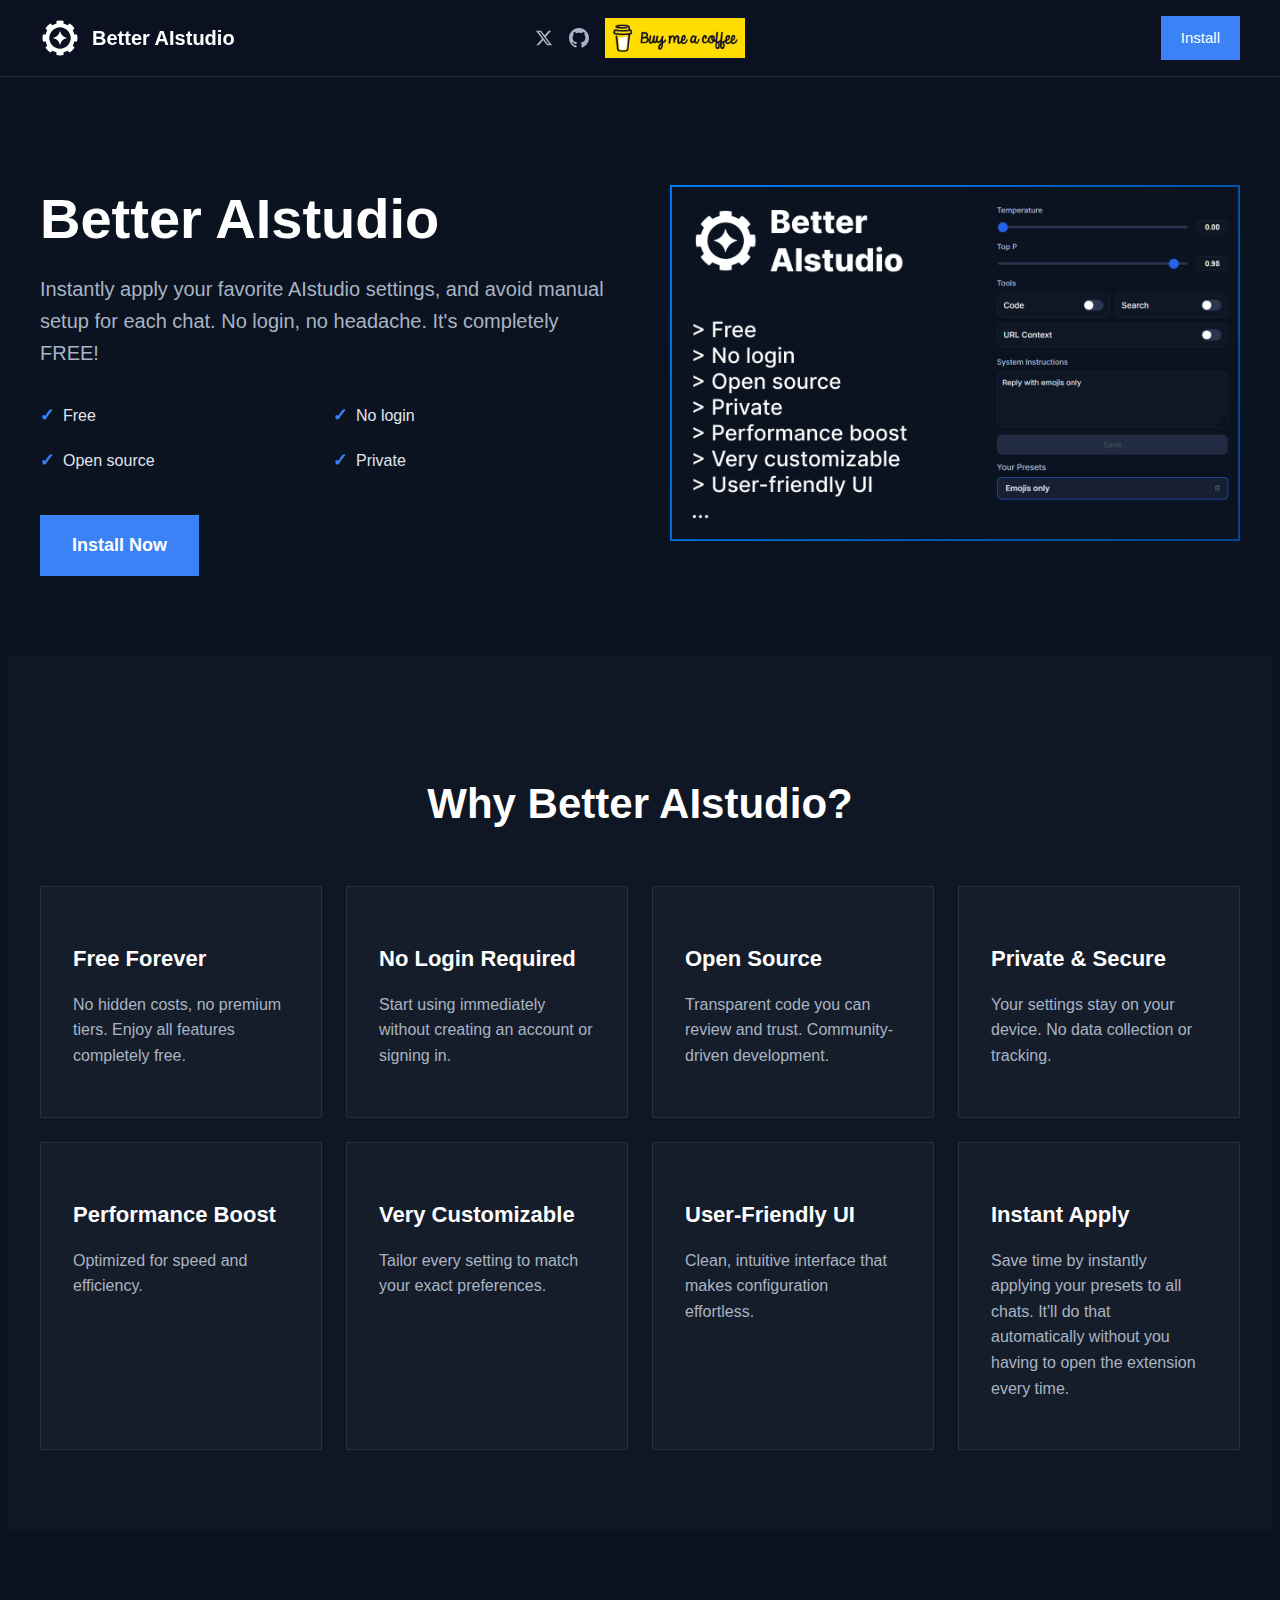
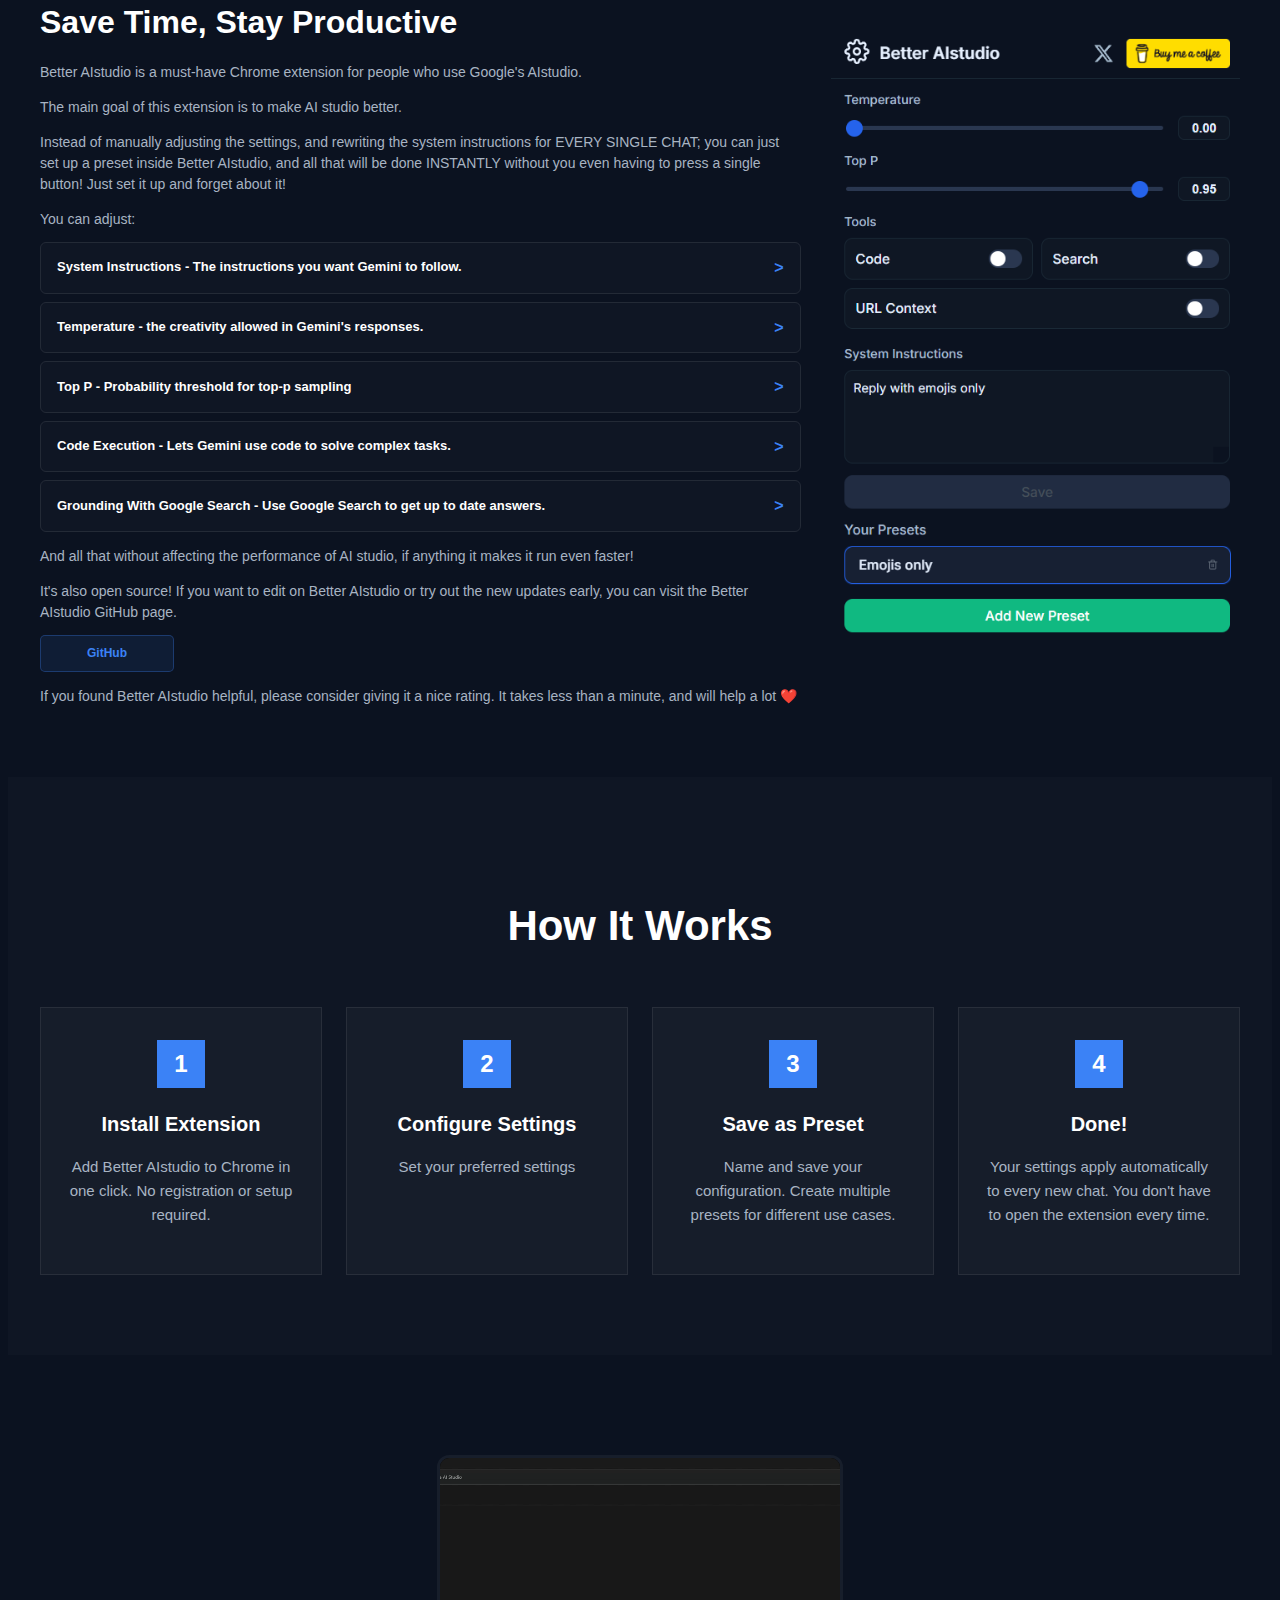
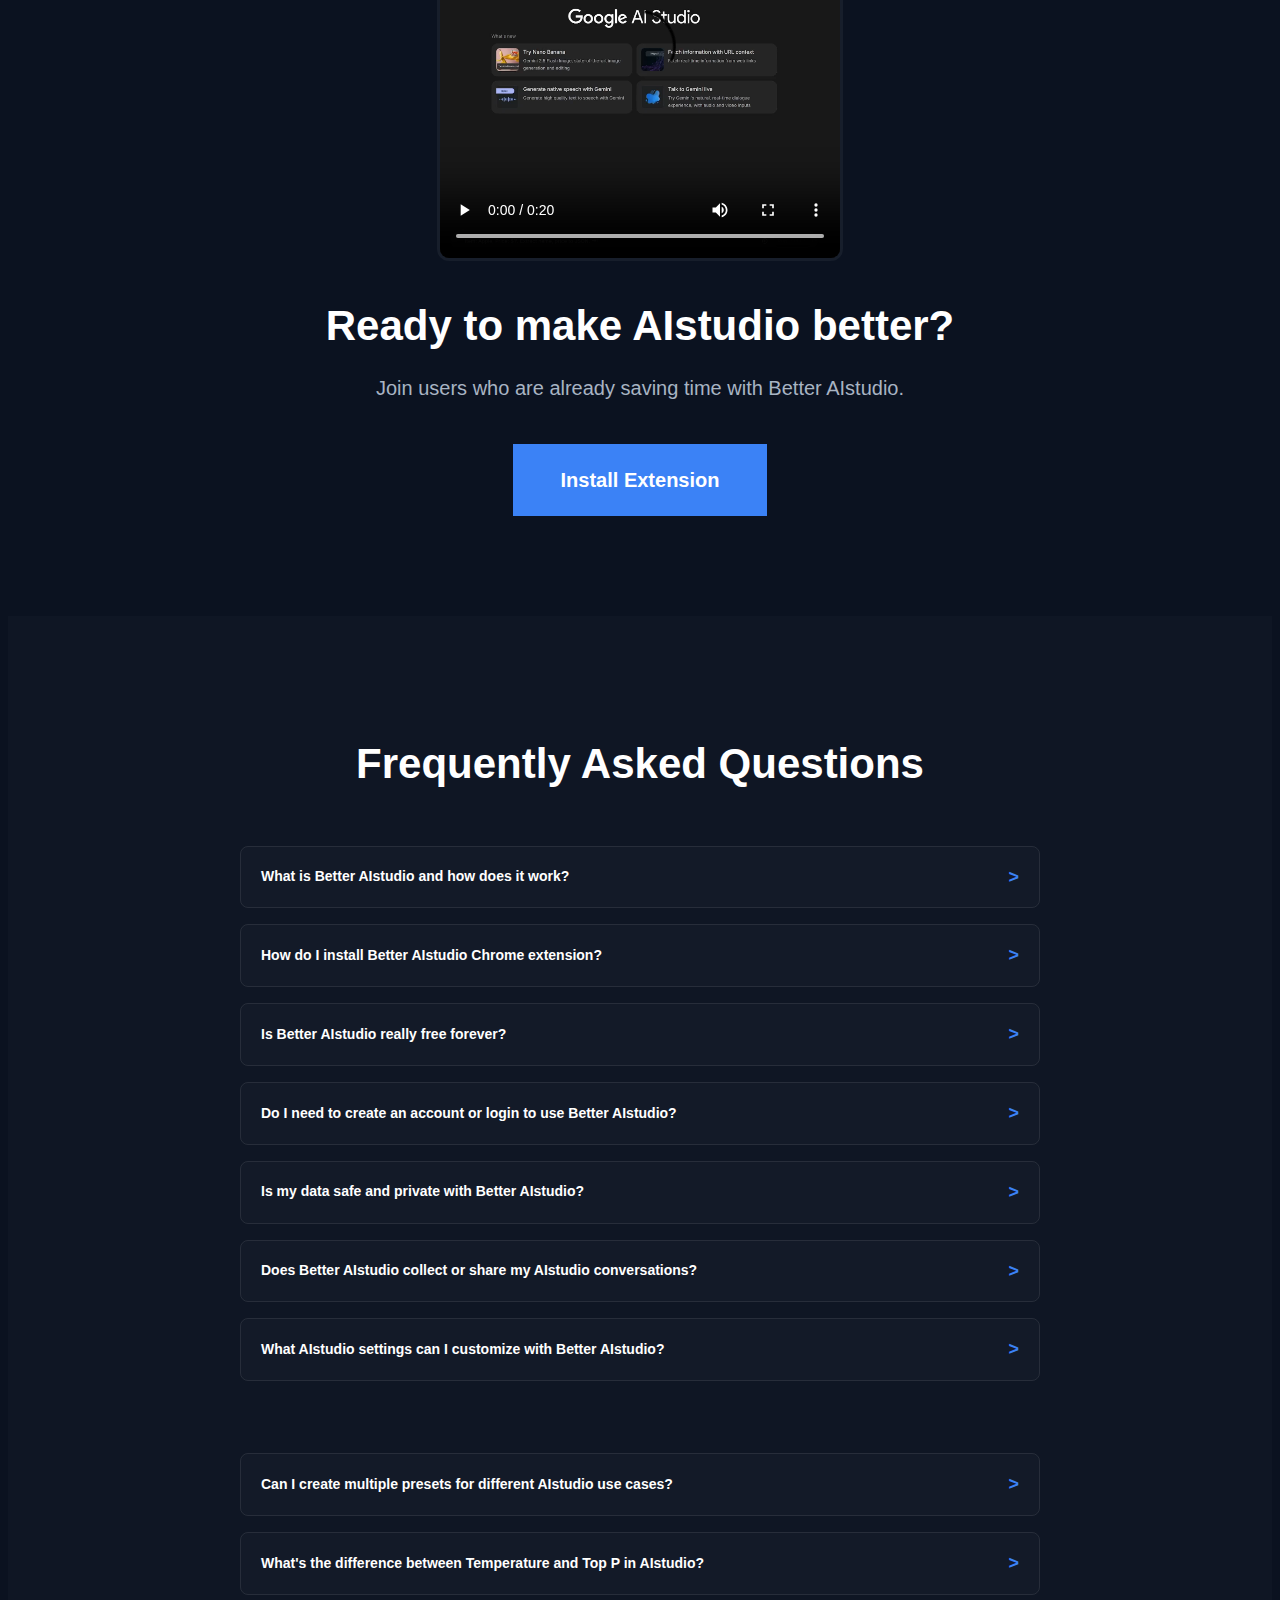
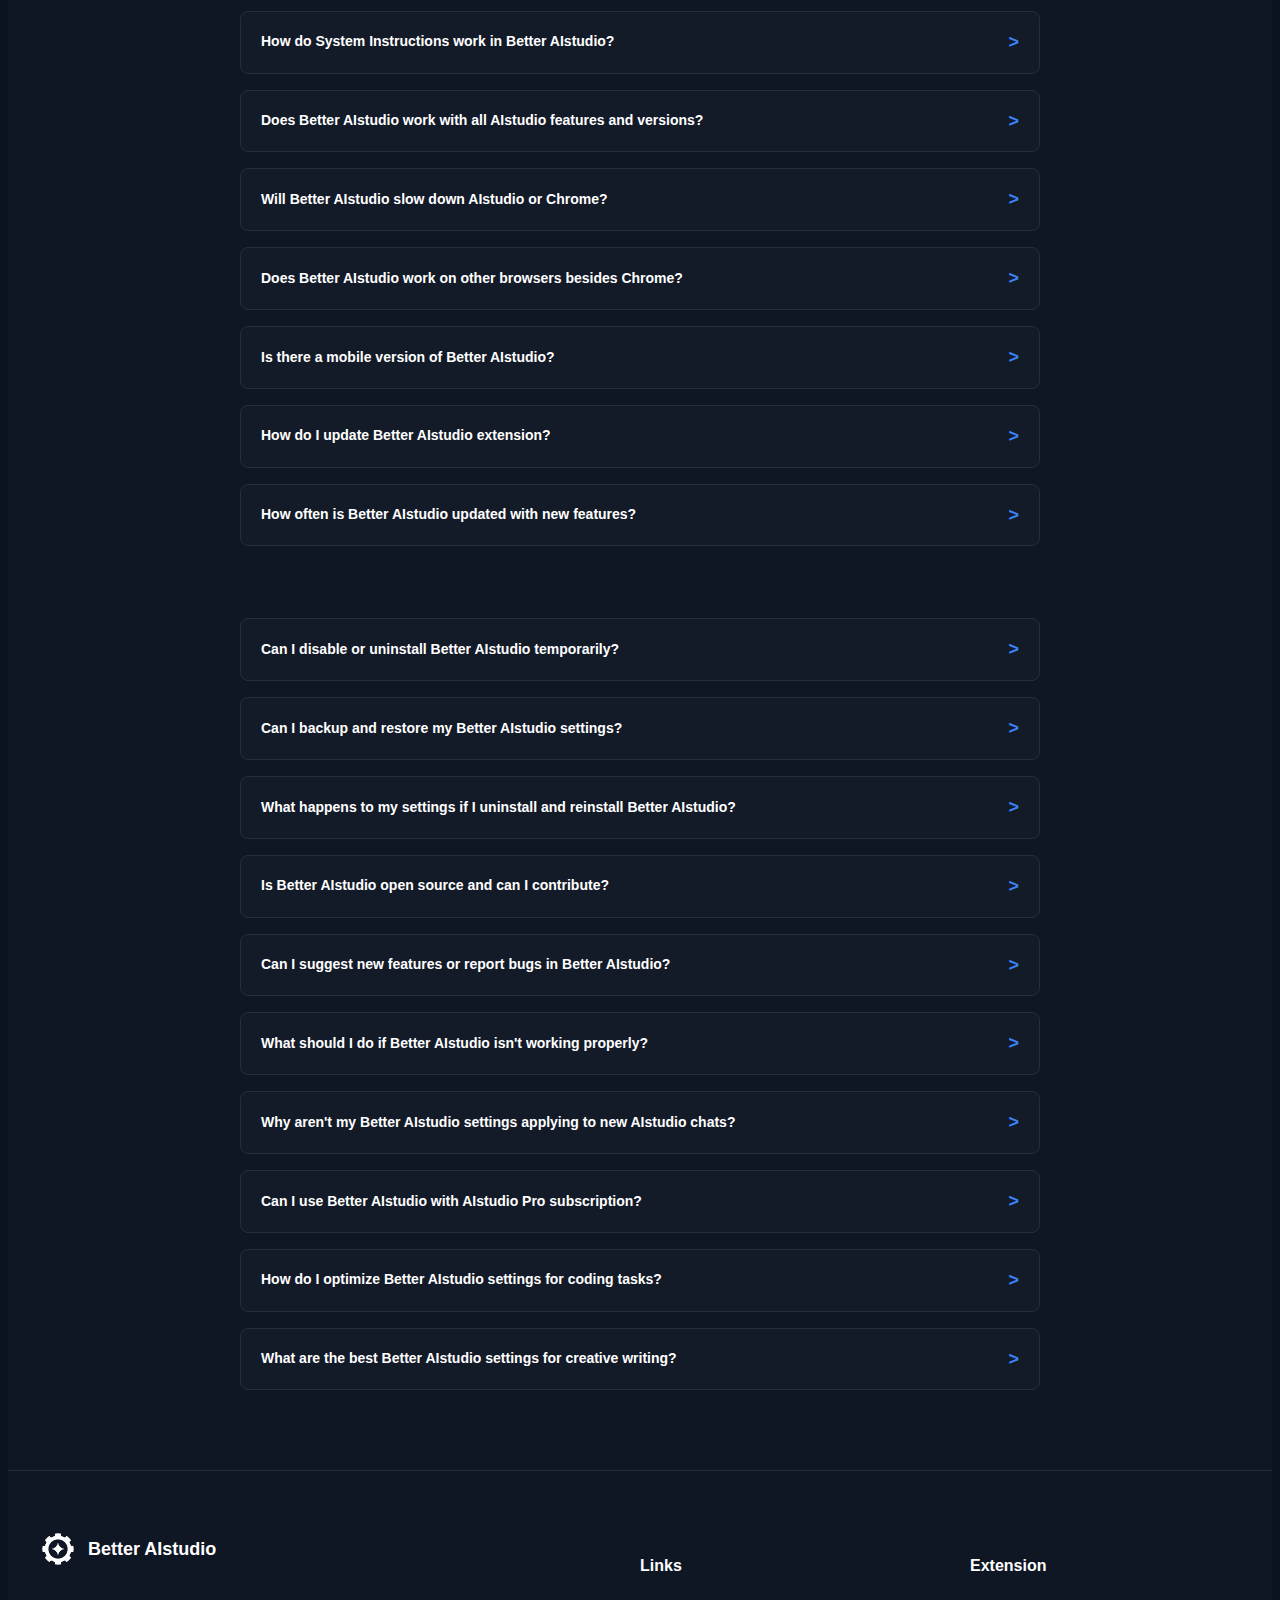
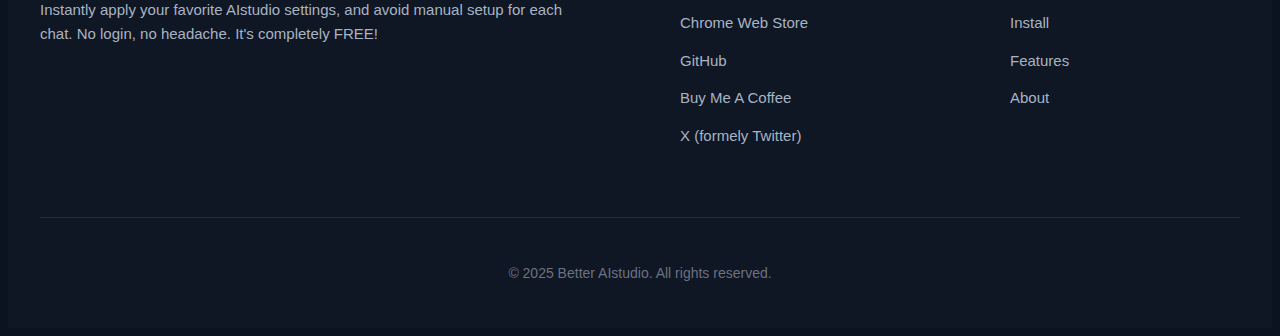
<file: index.html>
<html lang="en"><head>
    <meta charset="UTF-8">
    <meta name="viewport" content="width=device-width, initial-scale=1.0">
    
    <title>Better AIstudio - Free Chrome Extension for AIstudio Settings | Instant Setup</title>
    <meta name="title" content="Better AIstudio - Free Chrome Extension for AIstudio Settings | Instant Setup">
    <meta name="description" content="Instantly apply your favorite AIstudio settings, and avoid manual setup for each chat. No login, no headache. It's completely FREE! Save time with automated AIstudio configuration. Get answers to common questions about Better AIstudio Chrome extension.">
    <meta name="keywords" content="AIstudio, Chrome extension, AI settings, Gemini, Google AI, automation, productivity, free extension, AIstudio settings, instant setup, no login">
    <meta name="author" content="Better AIstudio">
    <meta name="robots" content="index, follow, max-image-preview:large, max-snippet:-1, max-video-preview:-1">
    <meta name="googlebot" content="index, follow">
    <meta name="bingbot" content="index, follow">
    
    <link rel="canonical" href="https://better-aistudio.netlify.app/">
    
    <meta property="og:type" content="website">
    <meta property="og:url" content="https://better-aistudio.netlify.app/">
    <meta property="og:title" content="Better AIstudio - Free Chrome Extension for AIstudio Settings">
    <meta property="og:description" content="Instantly apply your favorite AIstudio settings, and avoid manual setup for each chat. No login, no headache. It's completely FREE!">
    <meta property="og:image" content="https://better-aistudio.netlify.app/images/Better%20AIstudio%20promo.png">
    <meta property="og:image:width" content="1200">
    <meta property="og:image:height" content="630">
    <meta property="og:image:alt" content="Better AIstudio Chrome Extension Preview">
    <meta property="og:site_name" content="Better AIstudio">
    <meta property="og:locale" content="en_US">
    
    <meta property="twitter:card" content="summary_large_image">
    <meta property="twitter:url" content="https://better-aistudio.netlify.app/">
    <meta property="twitter:title" content="Better AIstudio - Free Chrome Extension for AIstudio Settings">
    <meta property="twitter:description" content="Instantly apply your favorite AIstudio settings, and avoid manual setup for each chat. No login, no headache. It's completely FREE!">
    <meta property="twitter:image" content="https://better-aistudio.netlify.app/images/Better%20AIstudio%20promo.png">
    <meta property="twitter:image:alt" content="Better AIstudio Chrome Extension Preview">
    <meta property="twitter:creator" content="@ClankerT800">
    <meta property="twitter:site" content="@ClankerT800">
    
    <meta name="theme-color" content="#3B82F6">
    <meta name="msapplication-TileColor" content="#3B82F6">
    <meta name="apple-mobile-web-app-capable" content="yes">
    <meta name="apple-mobile-web-app-status-bar-style" content="black-translucent">
    <meta name="apple-mobile-web-app-title" content="Better AIstudio">
    <meta name="application-name" content="Better AIstudio">
    <meta name="mobile-web-app-capable" content="yes">
    
    <meta http-equiv="X-UA-Compatible" content="IE=edge">
    <meta name="referrer" content="strict-origin-when-cross-origin">
    <meta name="format-detection" content="telephone=no">
    
    <link rel="preload" href="styles.css" as="style">
    <link rel="preload" href="images/logo.png" as="image">
    <link rel="preload" href="images/Better AIstudio promo.png" as="image">
    
    <link rel="dns-prefetch" href="//chromewebstore.google.com">
    <link rel="dns-prefetch" href="//github.com">
    <link rel="dns-prefetch" href="//x.com">
    <link rel="dns-prefetch" href="//buymeacoffee.com">
    
    <link rel="stylesheet" href="styles.css">
    
    <link rel="icon" type="image/png" href="images/logo.png">
    <link rel="apple-touch-icon" href="images/logo.png">
    <link rel="shortcut icon" href="images/logo.png">
    
    <script type="application/ld+json">
    {
        "@context": "https://schema.org",
        "@type": "SoftwareApplication",
        "name": "Better AIstudio",
        "description": "Free Chrome extension that instantly applies your favorite AIstudio settings to avoid manual setup for each chat. No login required, completely free and open source.",
        "url": "https://better-aistudio.netlify.app/",
        "applicationCategory": "BrowserExtension",
        "operatingSystem": "Chrome",
        "offers": {
            "@type": "Offer",
            "price": "0",
            "priceCurrency": "USD"
        },
        "author": {
            "@type": "Person",
            "name": "ClankerT800",
            "url": "https://x.com/ClankerT800"
        },
        "publisher": {
            "@type": "Organization",
            "name": "Better AIstudio",
            "url": "https://better-aistudio.netlify.app/"
        },
        "downloadUrl": "https://chromewebstore.google.com/detail/pbpkchhkdpenkboinjfedafjaeefdnaf",
        "softwareVersion": "1.0",
        "datePublished": "2025-01-01",
        "dateModified": "2025-01-01",
        "inLanguage": "en",
        "isAccessibleForFree": true,
        "featureList": [
            "Free Forever",
            "No Login Required", 
            "Open Source",
            "Private & Secure",
            "Performance Boost",
            "Very Customizable",
            "User-Friendly UI",
            "Instant Apply"
        ],
        "screenshot": "https://better-aistudio.netlify.app/images/Better%20AIstudio%20promo.png",
        "aggregateRating": {
            "@type": "AggregateRating",
            "ratingValue": "5",
            "ratingCount": "100"
        }
    }
    </script>

    <script type="application/ld+json">
    {
        "@context": "https://schema.org",
        "@type": "FAQPage",
        "mainEntity": [
            {
                "@type": "Question",
                "name": "What is Better AIstudio and how does it work?",
                "acceptedAnswer": {
                    "@type": "Answer",
                    "text": "Better AIstudio is a free Chrome extension that automatically applies your preferred AIstudio settings to every new chat, saving you time by eliminating the need to manually configure settings for each conversation. It works by injecting your saved presets directly into AIstudio's interface, ensuring consistent behavior across all your chats."
                }
            },
            {
                "@type": "Question",
                "name": "How do I install Better AIstudio Chrome extension?",
                "acceptedAnswer": {
                    "@type": "Answer",
                    "text": "Installing Better AIstudio is simple: click the \"Install\" button on our website or visit the Chrome Web Store directly. The installation takes just one click and requires no additional setup. Once installed, the extension will appear in your Chrome toolbar and be ready to use immediately."
                }
            },
            {
                "@type": "Question",
                "name": "Is Better AIstudio really free forever?",
                "acceptedAnswer": {
                    "@type": "Answer",
                    "text": "Yes! Better AIstudio is completely free forever with no hidden costs, premium tiers, or subscription fees. All features are available at no cost, including unlimited presets, all customization options, and future updates. We believe in providing value to the AIstudio community without barriers."
                }
            },
            {
                "@type": "Question",
                "name": "Do I need to create an account or login to use Better AIstudio?",
                "acceptedAnswer": {
                    "@type": "Answer",
                    "text": "No account required! You can start using Better AIstudio immediately after installation without any registration or login process. All your settings are stored locally on your device, ensuring complete privacy and instant access."
                }
            },
            {
                "@type": "Question",
                "name": "Is my data safe and private with Better AIstudio?",
                "acceptedAnswer": {
                    "@type": "Answer",
                    "text": "Absolutely! All your settings stay on your device. We don't collect, store, or track any of your data, conversations, or personal information. Your privacy is completely protected, and the extension operates entirely locally within your browser."
                }
            },
            {
                "@type": "Question",
                "name": "What AIstudio settings can I customize with Better AIstudio?",
                "acceptedAnswer": {
                    "@type": "Answer",
                    "text": "You can customize all major AIstudio settings including System Instructions (for consistent behavior), Temperature (creativity level), Top P (response diversity), Code Execution (for programming tasks), and Grounding with Google Search (for up-to-date information). Create multiple presets for different use cases like coding, creative writing, research, or business tasks."
                }
            },
            {
                "@type": "Question",
                "name": "Can I create multiple presets for different AIstudio use cases?",
                "acceptedAnswer": {
                    "@type": "Answer",
                    "text": "Yes! You can create unlimited presets for different scenarios - one for coding (low temperature, code execution enabled), one for creative writing (higher temperature), one for research (Google Search grounding), one for business tasks, etc. Switch between them instantly as needed for different projects."
                }
            },
            {
                "@type": "Question",
                "name": "What's the difference between Temperature and Top P in AIstudio?",
                "acceptedAnswer": {
                    "@type": "Answer",
                    "text": "Temperature controls randomness and creativity (0.0 = deterministic and focused, 1.0 = very creative and random). Top P controls diversity by limiting token selection to the top P% probability mass (0.1 = very focused, 0.9 = more diverse). For coding tasks, use lower values; for creative writing, use higher values."
                }
            },
            {
                "@type": "Question",
                "name": "Does Better AIstudio work with all AIstudio features and versions?",
                "acceptedAnswer": {
                    "@type": "Answer",
                    "text": "Better AIstudio works with all standard AIstudio features and both free and Pro versions. It automatically applies your preferences without interfering with AIstudio's core functionality, including file uploads, image analysis, code generation, and all other features."
                }
            },
            {
                "@type": "Question",
                "name": "Will Better AIstudio slow down AIstudio or Chrome?",
                "acceptedAnswer": {
                    "@type": "Answer",
                    "text": "No, it actually makes AIstudio run faster! By automatically applying settings, it eliminates the time you spend manually configuring each chat. The extension is lightweight and optimized for performance, with minimal impact on browser speed or memory usage."
                }
            },
            {
                "@type": "Question",
                "name": "How do I optimize Better AIstudio settings for coding tasks?",
                "acceptedAnswer": {
                    "@type": "Answer",
                    "text": "For coding tasks, set Temperature to 0.1-0.3 (low creativity), enable Code Execution, disable Google Search grounding (for focused responses), and add System Instructions like \"Write clean, efficient code with proper comments.\" Create a dedicated \"Coding\" preset for consistent results."
                }
            },
            {
                "@type": "Question",
                "name": "What are the best Better AIstudio settings for creative writing?",
                "acceptedAnswer": {
                    "@type": "Answer",
                    "text": "For creative writing, set Temperature to 0.7-0.9 (higher creativity), disable Code Execution, optionally enable Google Search for research, and add System Instructions like \"Write engaging, creative content with vivid descriptions.\" Create a \"Creative Writing\" preset for consistent creative output."
                }
            }
        ]
    }
    </script>

    <!-- Google AdSense -->
    <script async src="https://pagead2.googlesyndication.com/pagead/js/adsbygoogle.js?client=ca-pub-8839663991354998"
         crossorigin="anonymous"></script>
    <!-- Google tag (gtag.js) -->
<script async src="https://www.googletagmanager.com/gtag/js?id=G-03E0J2XRCN"></script>
<script>
  window.dataLayer = window.dataLayer || [];
  function gtag(){dataLayer.push(arguments);}
  gtag('js', new Date());

  gtag('config', 'G-03E0J2XRCN');
</script>
</head>
<body>
    <nav class="navbar" role="navigation" aria-label="Main navigation">
        <div class="container">
            <div class="nav-content">
                <div class="logo-section">
                    <img src="images/logo.png" alt="Better AIstudio Chrome Extension Logo - Free AIstudio Settings Automation Tool" class="logo-img">
                    <span class="logo-text">Better AIstudio</span>
                </div>
                <div class="nav-center">
                    <a href="https://x.com/ClankerT800" target="_blank" class="icon-btn">
                        <svg width="18" height="18" viewBox="0 0 24 24" fill="currentColor">
                            <path d="M18.244 2.25h3.308l-7.227 8.26 8.502 11.24H16.17l-5.214-6.817L4.99 21.75H1.68l7.73-8.835L1.254 2.25H8.08l4.713 6.231zm-1.161 17.52h1.833L7.084 4.126H5.117z"></path>
                        </svg>
                    </a>
                    <a href="https://github.com/ClankerT800/Better-AIstudio.git" target="_blank" class="icon-btn">
                        <svg width="20" height="20" viewBox="0 0 24 24" fill="currentColor">
                            <path d="M12 0c-6.626 0-12 5.373-12 12 0 5.302 3.438 9.8 8.207 11.387.599.111.793-.261.793-.577v-2.234c-3.338.726-4.033-1.416-4.033-1.416-.546-1.387-1.333-1.756-1.333-1.756-1.089-.745.083-.729.083-.729 1.205.084 1.839 1.237 1.839 1.237 1.07 1.834 2.807 1.304 3.492.997.107-.775.418-1.305.762-1.604-2.665-.305-5.467-1.334-5.467-5.931 0-1.311.469-2.381 1.236-3.221-.124-.303-.535-1.524.117-3.176 0 0 1.008-.322 3.301 1.23.957-.266 1.983-.399 3.003-.404 1.02.005 2.047.138 3.006.404 2.291-1.552 3.297-1.23 3.297-1.23.653 1.653.242 2.874.118 3.176.77.84 1.235 1.911 1.235 3.221 0 4.609-2.807 5.624-5.479 5.921.43.372.823 1.102.823 2.222v3.293c0 .319.192.694.801.576 4.765-1.589 8.199-6.086 8.199-11.386 0-6.627-5.373-12-12-12z"></path>
                        </svg>
                    </a>
                    <a href="https://buymeacoffee.com/ClankerT800" target="_blank" class="icon-btn coffee-btn">
                        <img src="images/buy me a coffee.png" alt="Support Better AIstudio Development - Buy Me A Coffee Donation Button" height="40">
                    </a>
                </div>
                <div class="nav-actions">
                    <a href="https://chromewebstore.google.com/detail/pbpkchhkdpenkboinjfedafjaeefdnaf?utm_source=item-share-cb" target="_blank" class="install-btn">Install</a>
                </div>
            </div>
        </div>
    </nav>

    <!-- Horizontal AdSense Ad Unit 1 - Top of Page -->
    <div class="ad-container" style="margin: 30px auto; text-align: center; max-width: 1200px;">
        <ins class="adsbygoogle"
             style="display:block"
             data-ad-client="ca-pub-8839663991354998"
             data-ad-slot="5633567295"
             data-ad-format="auto"
             data-full-width-responsive="true"></ins>
        <script>
             (adsbygoogle = window.adsbygoogle || []).push({});
        </script>
    </div>

    <header class="hero" role="banner">
        <div class="container">
            <div class="hero-content">
                <div class="hero-text">
                    <h1 class="hero-title">Better AIstudio</h1>
                    <p class="hero-subtitle">Instantly apply your favorite AIstudio settings, and avoid manual setup for each chat. No login, no headache. It's completely FREE!</p>
                    <div class="hero-features">
                        <div class="feature-item">
                            <span class="feature-icon">✓</span>
                            <span>Free</span>
                        </div>
                        <div class="feature-item">
                            <span class="feature-icon">✓</span>
                            <span>No login</span>
                        </div>
                        <div class="feature-item">
                            <span class="feature-icon">✓</span>
                            <span>Open source</span>
                        </div>
                        <div class="feature-item">
                            <span class="feature-icon">✓</span>
                            <span>Private</span>
                        </div>
                    </div>
                    <div class="hero-cta">
                        <a href="https://chromewebstore.google.com/detail/pbpkchhkdpenkboinjfedafjaeefdnaf?utm_source=item-share-cb" target="_blank" class="primary-button">Install Now</a>
                    </div>
                </div>
                <div class="hero-image">
                    <img src="images/Better AIstudio promo.png" alt="Better AIstudio Chrome Extension Interface Preview - Automated AIstudio Settings Configuration Tool" loading="eager">
                </div>
            </div>
        </div>
    </header>

    <main role="main">
    <section id="features" class="features-section" aria-labelledby="features-heading">
        <div class="container">
            <h2 id="features-heading" class="section-title">Why Better AIstudio?</h2>
            <div class="features-grid">
                <div class="feature-card">
                    <h3>Free Forever</h3>
                    <p>No hidden costs, no premium tiers. Enjoy all features completely free.</p>
                </div>
                <div class="feature-card">
                    <h3>No Login Required</h3>
                    <p>Start using immediately without creating an account or signing in.</p>
                </div>
                <div class="feature-card">
                    <h3>Open Source</h3>
                    <p>Transparent code you can review and trust. Community-driven development.</p>
                </div>
                <div class="feature-card">
                    <h3>Private &amp; Secure</h3>
                    <p>Your settings stay on your device. No data collection or tracking.</p>
                </div>
                <div class="feature-card">
                    <h3>Performance Boost</h3>
                    <p>Optimized for speed and efficiency.</p>
                </div>
                <div class="feature-card">
                    <h3>Very Customizable</h3>
                    <p>Tailor every setting to match your exact preferences.</p>
                </div>
                <div class="feature-card">
                    <h3>User-Friendly UI</h3>
                    <p>Clean, intuitive interface that makes configuration effortless.</p>
                </div>
                <div class="feature-card">
                    <h3>Instant Apply</h3>
                    <p>Save time by instantly applying your presets to all chats. It'll do that automatically without you having to open the extension every time.</p>
                </div>
            </div>
        </div>
    </section>

    <section id="about" class="about-section" aria-labelledby="about-heading">
        <div class="container">
            <div class="about-content">
                <div class="about-text">
                    <h2 id="about-heading" class="section-title">Save Time, Stay Productive</h2>
                    
                    <p class="about-description">Better AIstudio is a must-have Chrome extension for people who use Google's AIstudio.</p>
                    
                    <p class="about-description">The main goal of this extension is to make AI studio better.</p>
                    
                    <p class="about-description">Instead of manually adjusting the settings, and rewriting the system instructions for EVERY SINGLE CHAT; you can just set up a preset inside Better AIstudio, and all that will be done INSTANTLY without you even having to press a single button! Just set it up and forget about it!</p>
                    
                    <p class="about-description">You can adjust:</p>
                    
                    <div class="about-list">
                        <div class="dropdown-item">
                            <div class="dropdown-header">
                                <span class="dropdown-title"><strong>System Instructions</strong> - The instructions you want Gemini to follow.</span>
                                <span class="dropdown-icon">&gt;</span>
                            </div>
                            <div class="dropdown-content">
                                <p>My favorite is to tell Gemini to keep everything as concise as possible.</p>
                                <p>You can also feed it information about you; think of it like ChatGPT's memory feature. With the help of Better AIstudio, you now have memory in AIstudio for all chats!</p>
                            </div>
                        </div>
                        
                        <div class="dropdown-item">
                            <div class="dropdown-header">
                                <span class="dropdown-title"><strong>Temperature</strong> - the creativity allowed in Gemini's responses.</span>
                                <span class="dropdown-icon">&gt;</span>
                            </div>
                            <div class="dropdown-content">
                                <p>I'd recommend to set it around 0.75 (or even lower if you're coding).</p>
                                <ul>
                                    <li>If you want Gemini to strictly follow your instructions: set it low.</li>
                                    <li>If you want Gemini to be creative: set it high</li>
                                </ul>
                            </div>
                        </div>
                        
                        <div class="dropdown-item">
                            <div class="dropdown-header">
                                <span class="dropdown-title"><strong>Top P</strong> - Probability threshold for top-p sampling</span>
                                <span class="dropdown-icon">&gt;</span>
                            </div>
                            <div class="dropdown-content">
                                <p>Just leave it as default if you don't know what it is.</p>
                            </div>
                        </div>
                        
                        <div class="dropdown-item">
                            <div class="dropdown-header">
                                <span class="dropdown-title"><strong>Code Execution</strong> - Lets Gemini use code to solve complex tasks.</span>
                                <span class="dropdown-icon">&gt;</span>
                            </div>
                            <div class="dropdown-content">
                                <p>Enables Gemini to write and execute code to solve complex problems and perform calculations.</p>
                            </div>
                        </div>
                        
                        <div class="dropdown-item">
                            <div class="dropdown-header">
                                <span class="dropdown-title"><strong>Grounding With Google Search</strong> - Use Google Search to get up to date answers.</span>
                                <span class="dropdown-icon">&gt;</span>
                            </div>
                            <div class="dropdown-content">
                                <ul>
                                    <li>If you need up-to-date responses; turn it on</li>
                                    <li>If you want it to follow your system instructions; turn it off</li>
                    </ul>
                            </div>
                        </div>
                    </div>
                    
                    <p class="about-description">And all that without affecting the performance of AI studio, if anything it makes it run even faster!</p>
                    
                    <p class="about-description">It's also open source! If you want to edit on Better AIstudio or try out the new updates early, you can visit the Better AIstudio GitHub page.</p>
                    
                    <div class="about-buttons">
                        <a href="https://github.com/ClankerT800/Better-AIstudio.git" target="_blank" class="secondary-button">GitHub</a>
                    </div>
                    
                    <p class="about-description">If you found Better AIstudio helpful, please consider giving it a <a href="https://chromewebstore.google.com/detail/better-aistudio/pbpkchhkdpenkboinjfedafjaeefdnaf/reviews?authuser=3" target="_blank" class="inline-link">nice rating</a>. It takes less than a minute, and will help a lot ❤️</p>
                </div>
                <div class="about-image">
                    <img src="images/inside Better AIstudio.png" alt="Better AIstudio Extension Settings Panel - Customize AIstudio Temperature, System Instructions, and Configuration Options" loading="lazy">
                </div>
            </div>
        </div>
    </section>

    <!-- Horizontal AdSense Ad Unit 2 - Bottom of About Section -->
    <div class="ad-container" style="margin: 30px auto; text-align: center; max-width: 1200px;">
        <ins class="adsbygoogle"
             style="display:block"
             data-ad-client="ca-pub-8839663991354998"
             data-ad-slot="5633567295"
             data-ad-format="auto"
             data-full-width-responsive="true"></ins>
        <script>
             (adsbygoogle = window.adsbygoogle || []).push({});
        </script>
    </div>

    <section id="how-it-works" class="how-it-works-section" aria-labelledby="how-it-works-heading">
        <div class="container">
            <h2 id="how-it-works-heading" class="section-title">How It Works</h2>
            <div class="steps-grid">
                <div class="step-card">
                    <div class="step-number">1</div>
                    <h3>Install Extension</h3>
                    <p>Add Better AIstudio to Chrome in one click. No registration or setup required.</p>
                </div>
                <div class="step-card">
                    <div class="step-number">2</div>
                    <h3>Configure Settings</h3>
                    <p>Set your preferred settings</p>
                </div>
                <div class="step-card">
                    <div class="step-number">3</div>
                    <h3>Save as Preset</h3>
                    <p>Name and save your configuration. Create multiple presets for different use cases.</p>
                </div>
                <div class="step-card">
                    <div class="step-number">4</div>
                    <h3>Done!</h3>
                    <p>Your settings apply automatically to every new chat. You don't have to open the extension every time.</p>
                </div>
            </div>
        </div>
    </section></main>

    <section class="cta-section" aria-labelledby="cta-heading">
        <div class="container">
            <div style="display: flex; align-items: flex-start; gap: 20px; max-width: 1200px; margin: 0 auto;">
                <!-- Left Vertical Ad -->
                <div class="ad-container" style="flex: 0 0 160px; text-align: center;">
                    <ins class="adsbygoogle"
                         style="display:block"
                         data-ad-client="ca-pub-8839663991354998"
                         data-ad-slot="2409488211"
                         data-ad-format="auto"
                         data-full-width-responsive="true"></ins>
                    <script>
                         (adsbygoogle = window.adsbygoogle || []).push({});
                    </script>
                </div>
                
                <!-- Main Content -->
                <div style="flex: 1;">
                    <div class="showcase-video">
                        <video controls="" class="showcase-video-player" preload="metadata" aria-label="Better AIstudio Chrome Extension Demo Video">
                            <source src="videos/showcase.mp4" type="video/mp4">
                            Your browser does not support the video tag.
                        </video>
                    </div>
                    <div class="cta-content">
                        <h2 id="cta-heading" class="cta-title">Ready to make AIstudio better?</h2>
                        <p class="cta-text">Join users who are already saving time with Better AIstudio.</p>
                        <a href="https://chromewebstore.google.com/detail/pbpkchhkdpenkboinjfedafjaeefdnaf?utm_source=item-share-cb" target="_blank" class="primary-button large">Install Extension</a>
                    </div>
                </div>
                
                <!-- Right Vertical Ad -->
                <div class="ad-container" style="flex: 0 0 160px; text-align: center;">
                    <ins class="adsbygoogle"
                         style="display:block"
                         data-ad-client="ca-pub-8839663991354998"
                         data-ad-slot="2409488211"
                         data-ad-format="auto"
                         data-full-width-responsive="true"></ins>
                    <script>
                         (adsbygoogle = window.adsbygoogle || []).push({});
                    </script>
                </div>
            </div>
        </div>
    </section>

    <section class="faq-section" aria-labelledby="faq-heading" role="region">
        <div class="container">
            <h2 id="faq-heading" class="section-title">Frequently Asked Questions</h2>
            <div class="faq-container" role="list" aria-label="FAQ questions and answers">
                <div class="faq-item" role="listitem">
                    <div class="faq-header" role="button" tabindex="0" aria-expanded="false" aria-controls="faq-answer-1">
                        <span class="faq-question">What is Better AIstudio and how does it work?</span>
                        <span class="faq-icon" aria-hidden="true">&gt;</span>
                    </div>
                    <div class="faq-content" id="faq-answer-1" role="region" aria-labelledby="faq-question-1">
                        <p>Better AIstudio is a free Chrome extension that automatically applies your preferred AIstudio settings to every new chat, saving you time by eliminating the need to manually configure settings for each conversation. It works by injecting your saved presets directly into AIstudio's interface, ensuring consistent behavior across all your chats.</p>
                    </div>
                </div>

                <div class="faq-item">
                    <div class="faq-header">
                        <span class="faq-question">How do I install Better AIstudio Chrome extension?</span>
                        <span class="faq-icon">&gt;</span>
                    </div>
                    <div class="faq-content">
                        <p>Installing Better AIstudio is simple: click the "Install" button on our website or visit the Chrome Web Store directly. The installation takes just one click and requires no additional setup. Once installed, the extension will appear in your Chrome toolbar and be ready to use immediately.</p>
                    </div>
                </div>

                <div class="faq-item">
                    <div class="faq-header">
                        <span class="faq-question">Is Better AIstudio really free forever?</span>
                        <span class="faq-icon">&gt;</span>
                    </div>
                    <div class="faq-content">
                        <p>Yes! Better AIstudio is completely free forever with no hidden costs, premium tiers, or subscription fees. All features are available at no cost, including unlimited presets, all customization options, and future updates. We believe in providing value to the AIstudio community without barriers.</p>
                    </div>
                </div>

                <div class="faq-item">
                    <div class="faq-header">
                        <span class="faq-question">Do I need to create an account or login to use Better AIstudio?</span>
                        <span class="faq-icon">&gt;</span>
                    </div>
                    <div class="faq-content">
                        <p>No account required! You can start using Better AIstudio immediately after installation without any registration or login process. All your settings are stored locally on your device, ensuring complete privacy and instant access.</p>
                    </div>
                </div>

                <div class="faq-item">
                    <div class="faq-header">
                        <span class="faq-question">Is my data safe and private with Better AIstudio?</span>
                        <span class="faq-icon">&gt;</span>
                    </div>
                    <div class="faq-content">
                        <p>Absolutely! All your settings stay on your device. We don't collect, store, or track any of your data, conversations, or personal information. Your privacy is completely protected, and the extension operates entirely locally within your browser.</p>
                    </div>
                </div>

                <div class="faq-item">
                    <div class="faq-header">
                        <span class="faq-question">Does Better AIstudio collect or share my AIstudio conversations?</span>
                        <span class="faq-icon">&gt;</span>
                    </div>
                    <div class="faq-content">
                        <p>No, never! Better AIstudio only modifies the settings interface and doesn't access, read, or collect any of your conversations or chat history. Your conversations remain completely private and are only visible to you and AIstudio.</p>
                    </div>
                </div>

                <div class="faq-item">
                    <div class="faq-header">
                        <span class="faq-question">What AIstudio settings can I customize with Better AIstudio?</span>
                        <span class="faq-icon">&gt;</span>
                    </div>
                    <div class="faq-content">
                        <p>You can customize all major AIstudio settings including System Instructions (for consistent behavior), Temperature (creativity level), Top P (response diversity), Code Execution (for programming tasks), and Grounding with Google Search (for up-to-date information). Create multiple presets for different use cases like coding, creative writing, research, or business tasks.</p>
                    </div>
                </div>

                <!-- AdSense Ad Unit 1 -->
                <div class="ad-container" style="margin: 20px 0; text-align: center;">
                    <ins class="adsbygoogle"
                         style="display:block"
                         data-ad-format="autorelaxed"
                         data-ad-client="ca-pub-8839663991354998"
                         data-ad-slot="9764383997"></ins>
                    <script>
                         (adsbygoogle = window.adsbygoogle || []).push({});
                    </script>
                </div>

                <div class="faq-item">
                    <div class="faq-header">
                        <span class="faq-question">Can I create multiple presets for different AIstudio use cases?</span>
                        <span class="faq-icon">&gt;</span>
                    </div>
                    <div class="faq-content">
                        <p>Yes! You can create unlimited presets for different scenarios - one for coding (low temperature, code execution enabled), one for creative writing (higher temperature), one for research (Google Search grounding), one for business tasks, etc. Switch between them instantly as needed for different projects.</p>
                    </div>
                </div>

                <div class="faq-item">
                    <div class="faq-header">
                        <span class="faq-question">What's the difference between Temperature and Top P in AIstudio?</span>
                        <span class="faq-icon">&gt;</span>
                    </div>
                    <div class="faq-content">
                        <p>Temperature controls randomness and creativity (0.0 = deterministic and focused, 1.0 = very creative and random). Top P controls diversity by limiting token selection to the top P% probability mass (0.1 = very focused, 0.9 = more diverse). For coding tasks, use lower values; for creative writing, use higher values.</p>
                    </div>
                </div>

                <div class="faq-item">
                    <div class="faq-header">
                        <span class="faq-question">How do System Instructions work in Better AIstudio?</span>
                        <span class="faq-icon">&gt;</span>
                    </div>
                    <div class="faq-content">
                        <p>System Instructions act like ChatGPT's memory feature - they tell Gemini how to behave consistently across all chats. You can instruct it to be concise, include personal information about yourself, specify writing styles, or set behavioral guidelines. This creates a personalized AI assistant that remembers your preferences.</p>
                    </div>
                </div>

                <div class="faq-item">
                    <div class="faq-header">
                        <span class="faq-question">Does Better AIstudio work with all AIstudio features and versions?</span>
                        <span class="faq-icon">&gt;</span>
                    </div>
                    <div class="faq-content">
                        <p>Better AIstudio works with all standard AIstudio features and both free and Pro versions. It automatically applies your preferences without interfering with AIstudio's core functionality, including file uploads, image analysis, code generation, and all other features.</p>
                    </div>
                </div>

                <div class="faq-item">
                    <div class="faq-header">
                        <span class="faq-question">Will Better AIstudio slow down AIstudio or Chrome?</span>
                        <span class="faq-icon">&gt;</span>
                    </div>
                    <div class="faq-content">
                        <p>No, it actually makes AIstudio run faster! By automatically applying settings, it eliminates the time you spend manually configuring each chat. The extension is lightweight and optimized for performance, with minimal impact on browser speed or memory usage.</p>
                    </div>
                </div>

                <div class="faq-item">
                    <div class="faq-header">
                        <span class="faq-question">Does Better AIstudio work on other browsers besides Chrome?</span>
                        <span class="faq-icon">&gt;</span>
                    </div>
                    <div class="faq-content">
                        <p>Currently, Better AIstudio is designed specifically for Chrome browsers. We may consider other browsers like Firefox, Edge, or Safari in the future based on user demand and technical feasibility. Chrome was chosen for its robust extension ecosystem and AIstudio compatibility.</p>
                    </div>
                </div>

                <div class="faq-item">
                    <div class="faq-header">
                        <span class="faq-question">Is there a mobile version of Better AIstudio?</span>
                        <span class="faq-icon">&gt;</span>
                    </div>
                    <div class="faq-content">
                        <p>Better AIstudio is designed for desktop Chrome browsers. Mobile Chrome doesn't support extensions, so there's no mobile version available. However, your settings sync across devices if you're signed into Chrome, so you can access your presets on any desktop Chrome browser.</p>
                    </div>
                </div>

                <div class="faq-item">
                    <div class="faq-header">
                        <span class="faq-question">How do I update Better AIstudio extension?</span>
                        <span class="faq-icon">&gt;</span>
                    </div>
                    <div class="faq-content">
                        <p>Chrome automatically updates extensions in the background. You can also manually check for updates by going to Chrome's extension management page (chrome://extensions/) or visiting the Chrome Web Store. Updates typically include new features, bug fixes, and AIstudio compatibility improvements.</p>
                    </div>
                </div>

                <div class="faq-item">
                    <div class="faq-header">
                        <span class="faq-question">How often is Better AIstudio updated with new features?</span>
                        <span class="faq-icon">&gt;</span>
                    </div>
                    <div class="faq-content">
                        <p>We regularly update Better AIstudio with new features, bug fixes, and improvements. Updates are typically released monthly or as needed, especially when AIstudio introduces new features or settings. We also respond quickly to user feedback and feature requests.</p>
                    </div>
                </div>

                <!-- AdSense Ad Unit 2 -->
                <div class="ad-container" style="margin: 20px 0; text-align: center;">
                    <ins class="adsbygoogle"
                         style="display:block"
                         data-ad-format="autorelaxed"
                         data-ad-client="ca-pub-8839663991354998"
                         data-ad-slot="9764383997"></ins>
                    <script>
                         (adsbygoogle = window.adsbygoogle || []).push({});
                    </script>
                </div>

                <div class="faq-item">
                    <div class="faq-header">
                        <span class="faq-question">Can I disable or uninstall Better AIstudio temporarily?</span>
                        <span class="faq-icon">&gt;</span>
                    </div>
                    <div class="faq-content">
                        <p>Yes! You can disable or enable the extension anytime through Chrome's extension management page without losing your saved presets. To completely uninstall, use Chrome's extension manager. Your settings will be preserved if you reinstall later (if Chrome sync is enabled).</p>
                    </div>
                </div>

                <div class="faq-item">
                    <div class="faq-header">
                        <span class="faq-question">Can I backup and restore my Better AIstudio settings?</span>
                        <span class="faq-icon">&gt;</span>
                    </div>
                    <div class="faq-content">
                        <p>Your settings are automatically saved locally in Chrome and sync across devices if you're signed into Chrome. You can also manually export/import settings through the extension's options page. This ensures you never lose your carefully configured presets.</p>
                    </div>
                </div>

                <div class="faq-item">
                    <div class="faq-header">
                        <span class="faq-question">What happens to my settings if I uninstall and reinstall Better AIstudio?</span>
                        <span class="faq-icon">&gt;</span>
                    </div>
                    <div class="faq-content">
                        <p>If you have Chrome sync enabled, your settings will be restored when you reinstall the extension. If not, you can manually export your settings before uninstalling and import them after reinstalling. We recommend enabling Chrome sync for seamless experience across devices.</p>
                    </div>
                </div>

                <div class="faq-item">
                    <div class="faq-header">
                        <span class="faq-question">Is Better AIstudio open source and can I contribute?</span>
                        <span class="faq-icon">&gt;</span>
                    </div>
                    <div class="faq-content">
                        <p>Yes! Better AIstudio is completely open source and available on GitHub. You can view, modify, and contribute to the code. We welcome contributions including bug fixes, new features, documentation improvements, and translations. Community feedback drives our development!</p>
                    </div>
                </div>

                <div class="faq-item">
                    <div class="faq-header">
                        <span class="faq-question">Can I suggest new features or report bugs in Better AIstudio?</span>
                        <span class="faq-icon">&gt;</span>
                    </div>
                    <div class="faq-content">
                        <p>Absolutely! We welcome feature suggestions and bug reports. You can submit them through GitHub issues, contact us on social media, or email us directly. Community feedback is essential for making Better AIstudio the best tool for AIstudio users.</p>
                    </div>
                </div>

                <div class="faq-item">
                    <div class="faq-header">
                        <span class="faq-question">What should I do if Better AIstudio isn't working properly?</span>
                        <span class="faq-icon">&gt;</span>
                    </div>
                    <div class="faq-content">
                        <p>First, try refreshing AIstudio or restarting Chrome. Check our GitHub repository for troubleshooting guides and known issues. If problems persist, contact us through our social media channels or GitHub issues. We're always happy to help resolve any technical difficulties!</p>
                    </div>
                </div>

                <div class="faq-item">
                    <div class="faq-header">
                        <span class="faq-question">Why aren't my Better AIstudio settings applying to new AIstudio chats?</span>
                        <span class="faq-icon">&gt;</span>
                    </div>
                    <div class="faq-content">
                        <p>Ensure the extension is enabled and you've saved your presets correctly. Try refreshing the AIstudio page or restarting Chrome. Check that you're using the latest version of both Chrome and Better AIstudio. If issues persist, contact us for personalized support.</p>
                    </div>
                </div>

                <div class="faq-item">
                    <div class="faq-header">
                        <span class="faq-question">Can I use Better AIstudio with AIstudio Pro subscription?</span>
                        <span class="faq-icon">&gt;</span>
                    </div>
                    <div class="faq-content">
                        <p>Yes! Better AIstudio works perfectly with both free and Pro versions of AIstudio. It enhances your experience regardless of your subscription level, helping you maximize the value of your AIstudio Pro features by ensuring consistent settings across all chats.</p>
                    </div>
                </div>

                <div class="faq-item">
                    <div class="faq-header">
                        <span class="faq-question">How do I optimize Better AIstudio settings for coding tasks?</span>
                        <span class="faq-icon">&gt;</span>
                    </div>
                    <div class="faq-content">
                        <p>For coding tasks, set Temperature to 0.1-0.3 (low creativity), enable Code Execution, disable Google Search grounding (for focused responses), and add System Instructions like "Write clean, efficient code with proper comments." Create a dedicated "Coding" preset for consistent results.</p>
                    </div>
                </div>

                <div class="faq-item">
                    <div class="faq-header">
                        <span class="faq-question">What are the best Better AIstudio settings for creative writing?</span>
                        <span class="faq-icon">&gt;</span>
                    </div>
                    <div class="faq-content">
                        <p>For creative writing, set Temperature to 0.7-0.9 (higher creativity), disable Code Execution, optionally enable Google Search for research, and add System Instructions like "Write engaging, creative content with vivid descriptions." Create a "Creative Writing" preset for consistent creative output.</p>
                    </div>
                </div>
            </div>
        </div>
    </section>

    <footer class="footer" role="contentinfo">
        <div class="container">
            <div class="footer-content">
                <div class="footer-section">
                    <div class="footer-logo">
                        <img src="images/logo.png" alt="Better AIstudio Logo - Free Chrome Extension for AIstudio Automation" class="footer-logo-img">
                        <span class="footer-logo-text">Better AIstudio</span>
                    </div>
                    <p class="footer-description">Instantly apply your favorite AIstudio settings, and avoid manual setup for each chat. No login, no headache. It's completely FREE!</p>
                </div>
                <div class="footer-section">
                    <h4 class="footer-heading">Links</h4>
                    <ul class="footer-links">
                        <li><a href="https://chromewebstore.google.com/detail/pbpkchhkdpenkboinjfedafjaeefdnaf?utm_source=item-share-cb" target="_blank">Chrome Web Store</a></li>
                        <li><a href="https://github.com/ClankerT800/Better-AIstudio.git" target="_blank">GitHub</a></li>
                        <li><a href="https://buymeacoffee.com/ClankerT800" target="_blank">Buy Me A Coffee</a></li>
                        <li><a href="https://x.com/ClankerT800" target="_blank">X (formely Twitter)</a></li>
                    </ul>
                </div>
                <div class="footer-section">
                    <h4 class="footer-heading">Extension</h4>
                    <ul class="footer-links">
                        <li><a href="https://chromewebstore.google.com/detail/pbpkchhkdpenkboinjfedafjaeefdnaf?utm_source=item-share-cb" target="_blank">Install</a></li>
                        <li><a href="#features">Features</a></li>
                        <li><a href="#about">About</a></li>
                    </ul>
                </div>
            </div>
            <div class="footer-bottom">
                <p>© 2025 Better AIstudio. All rights reserved.</p>
            </div>
        </div>
    </footer>

    <script src="script.js"></script>



</body></html>
</file>
<file: styles.css>
/* Dropdown functionality */
.dropdown-item {
    margin-bottom: 8px;
    border: 1px solid rgba(255, 255, 255, 0.1);
    border-radius: 6px;
    overflow: hidden;
    transition: border-color 0.2s;
}

.dropdown-item:hover {
    border-color: rgba(59, 130, 246, 0.3);
}

.dropdown-header {
    display: flex;
    justify-content: space-between;
    align-items: center;
    padding: 12px 16px;
    background-color: rgba(255, 255, 255, 0.02);
    cursor: pointer;
    transition: background-color 0.2s;
    user-select: none;
}

.dropdown-header:hover {
    background-color: rgba(255, 255, 255, 0.05);
}

.dropdown-title {
    font-size: 13px;
    color: #FFFFFF;
    font-weight: 600;
    flex: 1;
}

.dropdown-icon {
    font-size: 16px;
    color: #3B82F6;
    font-weight: bold;
    transition: transform 0.2s ease;
    transform-origin: center;
}

.faq-icon {
    font-size: 18px;
    color: #3B82F6;
    font-weight: bold;
    transition: transform 0.2s ease;
    margin-left: 16px;
    transform-origin: center;
}

.dropdown-content {
    max-height: 0;
    overflow: hidden;
    background-color: rgba(255, 255, 255, 0.01);
}

.dropdown-content p {
    font-size: 12px;
    color: #A8B4C3;
    margin: 8px 16px;
    line-height: 1.4;
}

.dropdown-content ul {
    margin: 8px 16px;
    padding-left: 16px;
}

.dropdown-content li {
    font-size: 12px;
    color: #A8B4C3;
    margin-bottom: 4px;
    line-height: 1.4;
}

/* FAQ Section */
.faq-section {
    padding: 80px 0;
    background-color: rgba(255, 255, 255, 0.02);
}

.faq-container {
    display: flex;
    flex-direction: column;
    gap: 16px;
    max-width: 800px;
    margin: 0 auto;
}

.faq-item {
    border: 1px solid rgba(255, 255, 255, 0.1);
    border-radius: 8px;
    overflow: hidden;
    transition: border-color 0.2s;
}

.faq-item:hover {
    border-color: rgba(59, 130, 246, 0.3);
}

.faq-header {
    display: flex;
    justify-content: space-between;
    align-items: center;
    padding: 16px 20px;
    background-color: rgba(255, 255, 255, 0.02);
    cursor: pointer;
    transition: background-color 0.2s;
    user-select: none;
}

.faq-header:hover {
    background-color: rgba(255, 255, 255, 0.05);
}

.faq-question {
    font-size: 14px;
    color: #FFFFFF;
    font-weight: 600;
    flex: 1;
    line-height: 1.4;
}

.faq-content {
    max-height: 0;
    overflow: hidden;
    background-color: rgba(255, 255, 255, 0.01);
}

.faq-content p {
    font-size: 13px;
    color: #A8B4C3;
    margin: 16px 20px;
    line-height: 1.5;
}

/* Responsive FAQ */
@media (max-width: 768px) {
    .faq-container {
        gap: 12px;
    }
    
    .faq-header {
        padding: 12px 16px;
    }
    
    .faq-question {
        font-size: 13px;
    }
    
    .faq-content p {
        font-size: 12px;
        margin: 12px 16px;
    }
}

/* Existing styles continue below */

html {
    scroll-behavior: smooth;
}

body {
    font-family: -apple-system, BlinkMacSystemFont, 'Segoe UI', 'Roboto', 'Helvetica Neue', Arial, sans-serif;
    background-color: #0B1220;
    color: #E0E6ED;
    line-height: 1.6;
}

a {
    text-decoration: none;
    color: inherit;
}

.container {
    max-width: 1200px;
    margin: 0 auto;
    padding: 0 24px;
}

.navbar {
    position: fixed;
    top: 0;
    left: 0;
    right: 0;
    background-color: rgba(11, 18, 32, 0.8);
    backdrop-filter: blur(20px);
    z-index: 1000;
    border-bottom: 1px solid rgba(255, 255, 255, 0.1);
}

.nav-content {
    display: grid;
    grid-template-columns: 1fr auto 1fr;
    align-items: center;
    gap: 20px;
    padding: 16px 0;
}

.nav-center {
    display: flex;
    justify-content: center;
    align-items: center;
    gap: 16px;
}

.nav-actions {
    display: flex;
    justify-content: flex-end;
    align-items: center;
}

.logo-section {
    display: flex;
    align-items: center;
    gap: 12px;
}

.logo-img {
    width: 40px;
    height: 40px;
}

.logo-text {
    font-size: 20px;
    font-weight: 600;
    color: #FFFFFF;
}

.nav-actions {
    display: flex;
    align-items: center;
    gap: 12px;
}

.icon-btn {
    display: flex;
    align-items: center;
    justify-content: center;
    color: #A8B4C3;
    transition: color 0.2s;
}

.icon-btn:hover {
    color: #FFFFFF;
}

.icon-btn.coffee-btn {
    padding: 0;
}

.icon-btn.coffee-btn img {
    height: 40px;
    width: auto;
}

.install-btn {
    padding: 10px 20px;
    background-color: #3B82F6;
    color: #FFFFFF;
    font-size: 15px;
    font-weight: 500;
    transition: background-color 0.2s;
}

.install-btn:hover {
    background-color: #2563EB;
}

.hero {
    padding: 120px 0 80px;
}

.hero-content {
    display: grid;
    grid-template-columns: 1fr 1fr;
    gap: 60px;
    align-items: center;
}

.hero-title {
    font-size: 56px;
    font-weight: 700;
    color: #FFFFFF;
    margin-bottom: 24px;
    line-height: 1.1;
}

.hero-subtitle {
    font-size: 20px;
    color: #A8B4C3;
    margin-bottom: 32px;
    line-height: 1.6;
}

.hero-features {
    display: grid;
    grid-template-columns: repeat(2, 1fr);
    gap: 16px;
    margin-bottom: 40px;
}

.feature-item {
    display: flex;
    align-items: center;
    gap: 8px;
    font-size: 16px;
    color: #E0E6ED;
}

.feature-icon {
    color: #3B82F6;
    font-weight: 700;
    font-size: 18px;
}

.primary-button {
    display: inline-block;
    padding: 16px 32px;
    background-color: #3B82F6;
    color: #FFFFFF;
    font-size: 18px;
    font-weight: 600;
    transition: background-color 0.2s;
}

.primary-button:hover {
    background-color: #2563EB;
}

.primary-button.large {
    padding: 20px 48px;
    font-size: 20px;
}

.hero-image img {
    width: 100%;
    height: auto;
    display: block;
}

.section-title {
    font-size: 42px;
    font-weight: 700;
    color: #FFFFFF;
    text-align: center;
    margin-bottom: 48px;
}

.features-section {
    padding: 80px 0;
    background-color: rgba(255, 255, 255, 0.02);
}

.features-grid {
    display: grid;
    grid-template-columns: repeat(auto-fit, minmax(260px, 1fr));
    gap: 24px;
}

.feature-card {
    background-color: rgba(255, 255, 255, 0.03);
    padding: 32px;
    border: 1px solid rgba(255, 255, 255, 0.08);
    transition: border-color 0.2s;
}

.feature-card:hover {
    border-color: rgba(59, 130, 246, 0.5);
}

.feature-card h3 {
    font-size: 22px;
    font-weight: 600;
    color: #FFFFFF;
    margin-bottom: 12px;
}

.feature-card p {
    font-size: 16px;
    color: #A8B4C3;
    line-height: 1.6;
}

.about-section {
    padding: 40px 0;
}

.about-content {
    display: grid;
    grid-template-columns: 1.3fr 0.7fr;
    gap: 30px;
    align-items: start;
}

.about-text .section-title {
    text-align: left;
    margin-bottom: 12px;
    font-size: 32px;
}

.about-description {
    font-size: 14px;
    color: #A8B4C3;
    margin-bottom: 12px;
    line-height: 1.5;
}

.about-description:last-of-type {
    margin-bottom: 0;
}

.about-list {
    list-style: none;
    margin: 8px 0;
}

.about-list li {
    font-size: 13px;
    color: #E0E6ED;
    padding: 4px 0;
    padding-left: 0;
    position: relative;
    line-height: 1.4;
    margin-bottom: 8px;
}

.about-list li::before {
    display: none;
}

.about-list li strong {
    color: #FFFFFF;
    font-weight: 600;
}

.about-image {
    height: 100%;
    display: flex;
    align-items: center;
}

.about-image img {
    width: 100%;
    height: 100%;
    object-fit: contain;
    display: block;
    border-radius: 8px;
}

.about-buttons {
    display: flex;
    gap: 8px;
    margin: 12px 0;
    flex-wrap: wrap;
}

.secondary-button {
    display: inline-block;
    padding: 8px 16px;
    background-color: rgba(59, 130, 246, 0.1);
    color: #3B82F6;
    text-decoration: none;
    border-radius: 5px;
    font-weight: 600;
    font-size: 12px;
    border: 1px solid rgba(59, 130, 246, 0.3);
    transition: all 0.3s ease;
    text-align: center;
    min-width: 100px;
}

.secondary-button:hover {
    background-color: rgba(59, 130, 246, 0.2);
    border-color: rgba(59, 130, 246, 0.5);
    transform: translateY(-1px);
    box-shadow: 0 4px 12px rgba(59, 130, 246, 0.2);
}

.how-it-works-section {
    padding: 80px 0;
    background-color: rgba(255, 255, 255, 0.02);
}

.steps-grid {
    display: grid;
    grid-template-columns: repeat(4, 1fr);
    gap: 24px;
}

.step-card {
    background-color: rgba(255, 255, 255, 0.03);
    padding: 32px 24px;
    border: 1px solid rgba(255, 255, 255, 0.08);
    text-align: center;
}

.step-number {
    width: 48px;
    height: 48px;
    background-color: #3B82F6;
    color: #FFFFFF;
    font-size: 24px;
    font-weight: 700;
    display: flex;
    align-items: center;
    justify-content: center;
    margin: 0 auto 20px;
}

.step-card h3 {
    font-size: 20px;
    font-weight: 600;
    color: #FFFFFF;
    margin-bottom: 12px;
}

.step-card p {
    font-size: 15px;
    color: #A8B4C3;
    line-height: 1.6;
}

.showcase-video {
    display: flex;
    justify-content: center;
    margin-bottom: 40px;
}

.showcase-video-player {
    width: 400px;
    height: 400px;
    border: 3px solid #171E2B;
    border-radius: 12px;
    background-color: #000;
    object-fit: cover;
}

.cta-section {
    padding: 100px 0;
    text-align: center;
}

.cta-content {
    max-width: 700px;
    margin: 0 auto;
}

.cta-title {
    font-size: 42px;
    font-weight: 700;
    color: #FFFFFF;
    margin-bottom: 20px;
    line-height: 1.2;
}

.cta-text {
    font-size: 20px;
    color: #A8B4C3;
    margin-bottom: 40px;
}

.footer {
    background-color: rgba(255, 255, 255, 0.02);
    border-top: 1px solid rgba(255, 255, 255, 0.1);
    padding: 60px 0 30px;
}

.footer-content {
    display: grid;
    grid-template-columns: 2fr 1fr 1fr;
    gap: 60px;
    margin-bottom: 40px;
    align-items: start;
}

.footer-logo {
    display: flex;
    align-items: center;
    gap: 12px;
    margin-bottom: 16px;
}

.footer-logo-img {
    width: 36px;
    height: 36px;
}

.footer-logo-text {
    font-size: 18px;
    font-weight: 600;
    color: #FFFFFF;
}

.footer-description {
    font-size: 15px;
    color: #A8B4C3;
    line-height: 1.6;
}

.footer-section {
    display: flex;
    flex-direction: column;
}

.footer-heading {
    font-size: 16px;
    font-weight: 600;
    color: #FFFFFF;
    margin-bottom: 16px;
}

.footer-links {
    list-style: none;
}

.footer-links li {
    margin-bottom: 12px;
}

.footer-links a {
    font-size: 15px;
    color: #A8B4C3;
    transition: color 0.2s;
}

.footer-links a:hover {
    color: #FFFFFF;
}

.footer-bottom {
    text-align: center;
    padding-top: 30px;
    border-top: 1px solid rgba(255, 255, 255, 0.1);
}

.footer-bottom p {
    font-size: 14px;
    color: #6B7280;
}

@media (max-width: 968px) {
    .nav-actions {
        gap: 8px;
    }

    .hero-content {
        grid-template-columns: 1fr;
        gap: 40px;
    }

    .hero-title {
        font-size: 42px;
    }

    .hero-subtitle {
        font-size: 18px;
    }

    .about-content {
        grid-template-columns: 1fr;
        gap: 40px;
    }

    .about-text .section-title {
        text-align: center;
    }

    .about-description {
        text-align: center;
    }

    .about-list {
        max-width: 600px;
        margin-left: auto;
        margin-right: auto;
    }

    .steps-grid {
        grid-template-columns: repeat(2, 1fr);
    }

    .footer-content {
        grid-template-columns: 1fr;
        gap: 40px;
    }
}

@media (max-width: 768px) {
    .nav-content {
        grid-template-columns: 1fr;
        gap: 16px;
        text-align: center;
    }

    .nav-center {
        order: 2;
        justify-content: center;
    }

    .nav-actions {
        order: 3;
        justify-content: center;
    }

    .logo-section {
        order: 1;
        justify-content: center;
    }

    .nav-actions {
        gap: 8px;
    }

    .icon-btn svg {
        width: 18px;
        height: 18px;
    }

    .icon-btn.coffee-btn img {
        height: 36px;
    }

    .install-btn {
        padding: 8px 16px;
        font-size: 14px;
    }

    .steps-grid {
        grid-template-columns: 1fr;
    }

    .showcase-video-player {
        width: 300px;
        height: 300px;
        margin-bottom: 30px;
    }

    .hero {
        padding: 100px 0 60px;
    }

    .hero-title {
        font-size: 36px;
    }

    .hero-subtitle {
        font-size: 16px;
    }

    .hero-features {
        grid-template-columns: 1fr;
    }

    .section-title {
        font-size: 32px;
    }

    .features-grid {
        grid-template-columns: 1fr;
    }

    .about-content {
        grid-template-columns: 1fr;
        gap: 20px;
    }

    .about-text .section-title {
        font-size: 24px;
        margin-bottom: 8px;
    }

    .about-description {
        font-size: 13px;
        margin-bottom: 8px;
    }

    .about-list li {
        font-size: 12px;
        padding: 3px 0;
    }

    .about-buttons {
        justify-content: center;
        gap: 6px;
        margin: 8px 0;
    }

    .secondary-button {
        padding: 6px 12px;
        font-size: 11px;
        min-width: 80px;
    }

    .cta-title {
        font-size: 32px;
    }

    .cta-text {
        font-size: 18px;
    }
}

@media (max-width: 480px) {
    .container {
        padding: 0 16px;
    }

    .hero-title {
        font-size: 28px;
    }

    .showcase-video-player {
        width: 250px;
        height: 250px;
        margin-bottom: 20px;
    }

    .hero-subtitle {
        font-size: 15px;
    }

    .primary-button {
        padding: 14px 28px;
        font-size: 16px;
    }

    .primary-button.large {
        padding: 16px 36px;
        font-size: 18px;
    }

    .section-title {
        font-size: 28px;
    }

    .feature-card {
        padding: 24px;
    }

    .cta-title {
        font-size: 26px;
    }

    .cta-text {
        font-size: 16px;
    }
}
</file>
